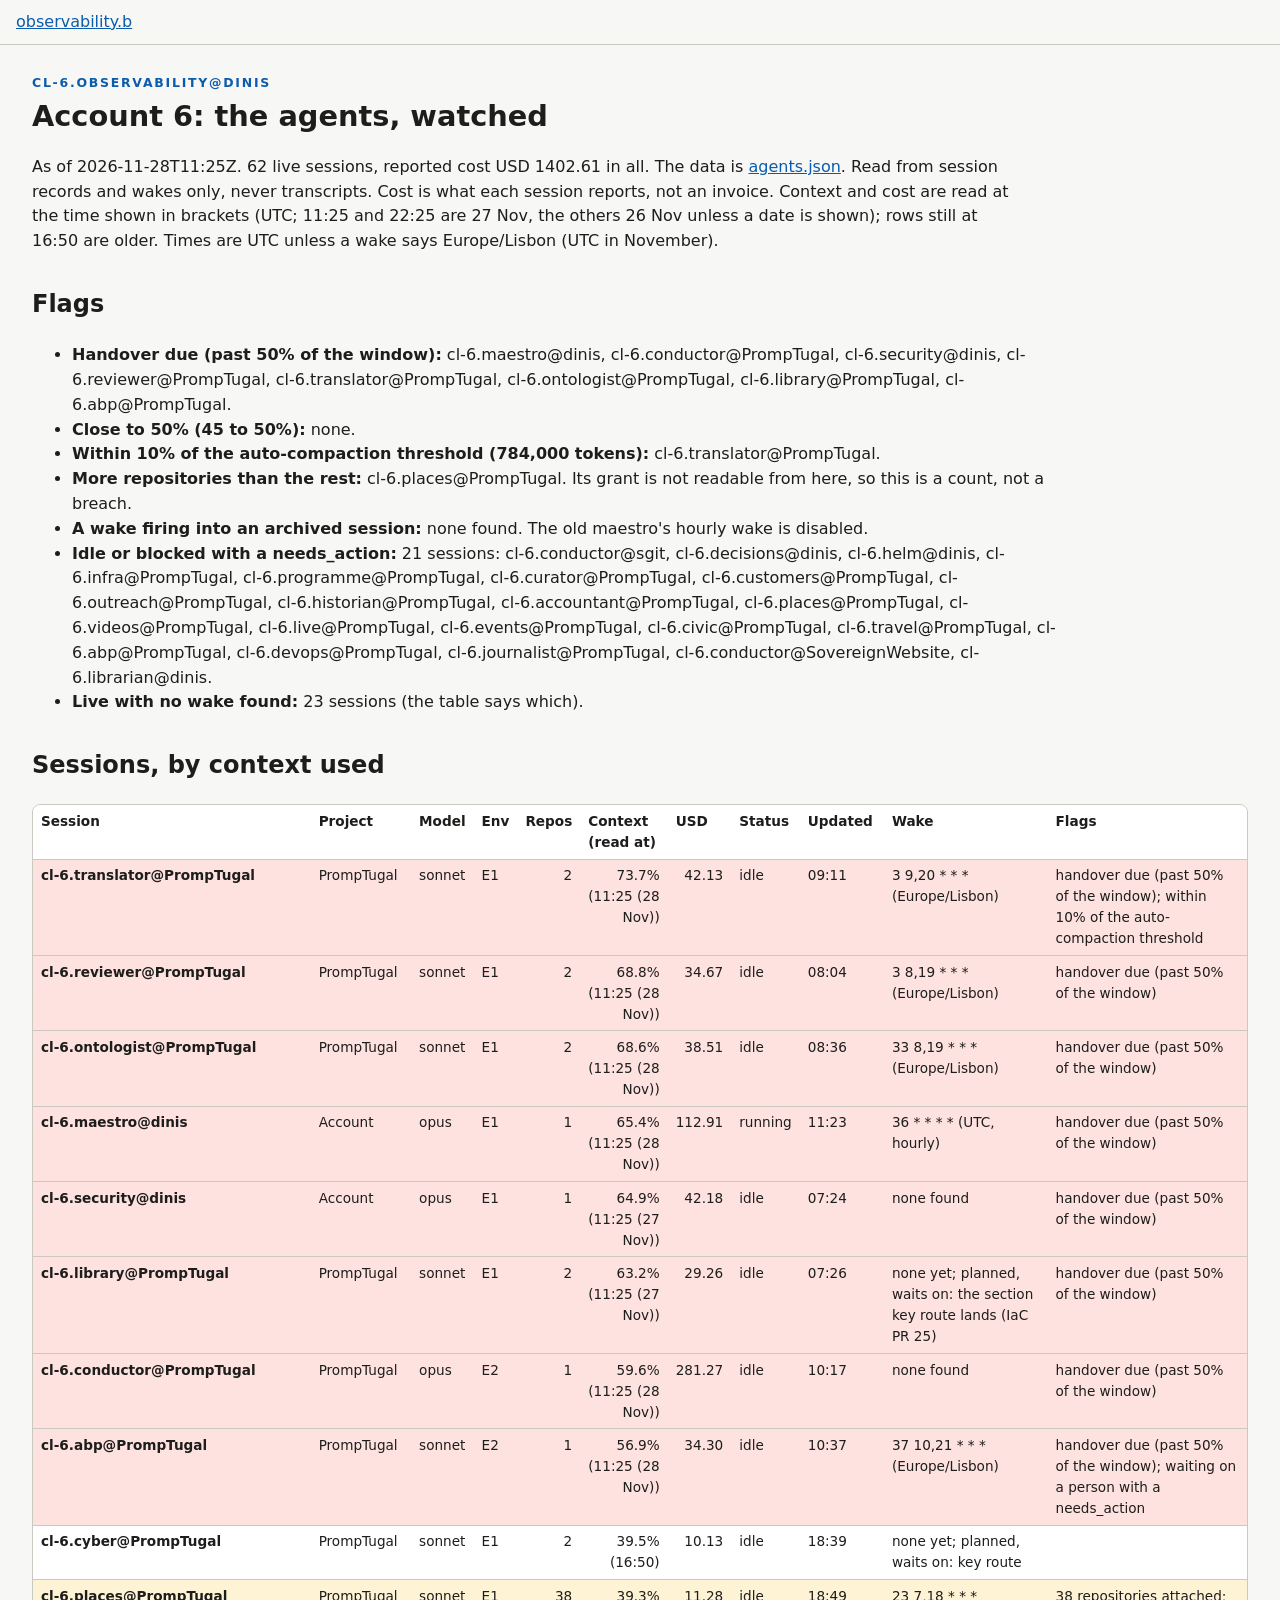
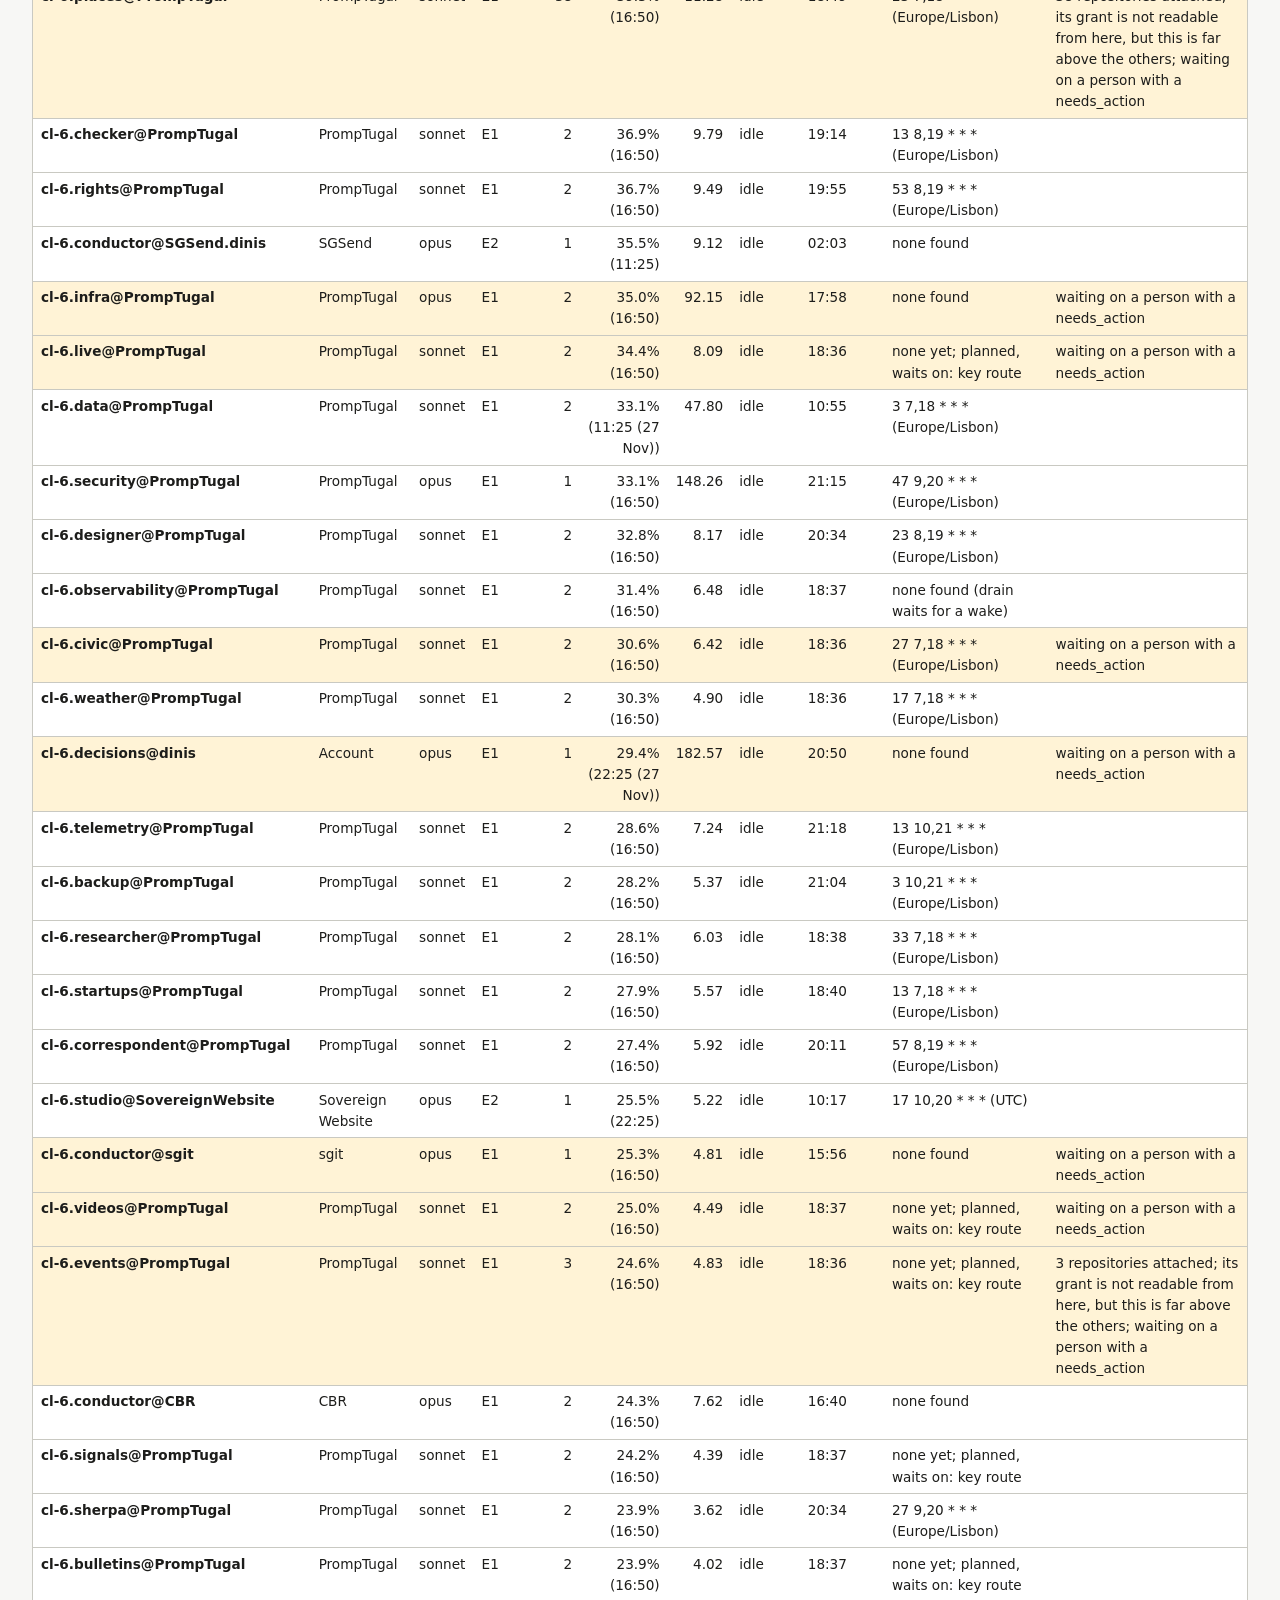
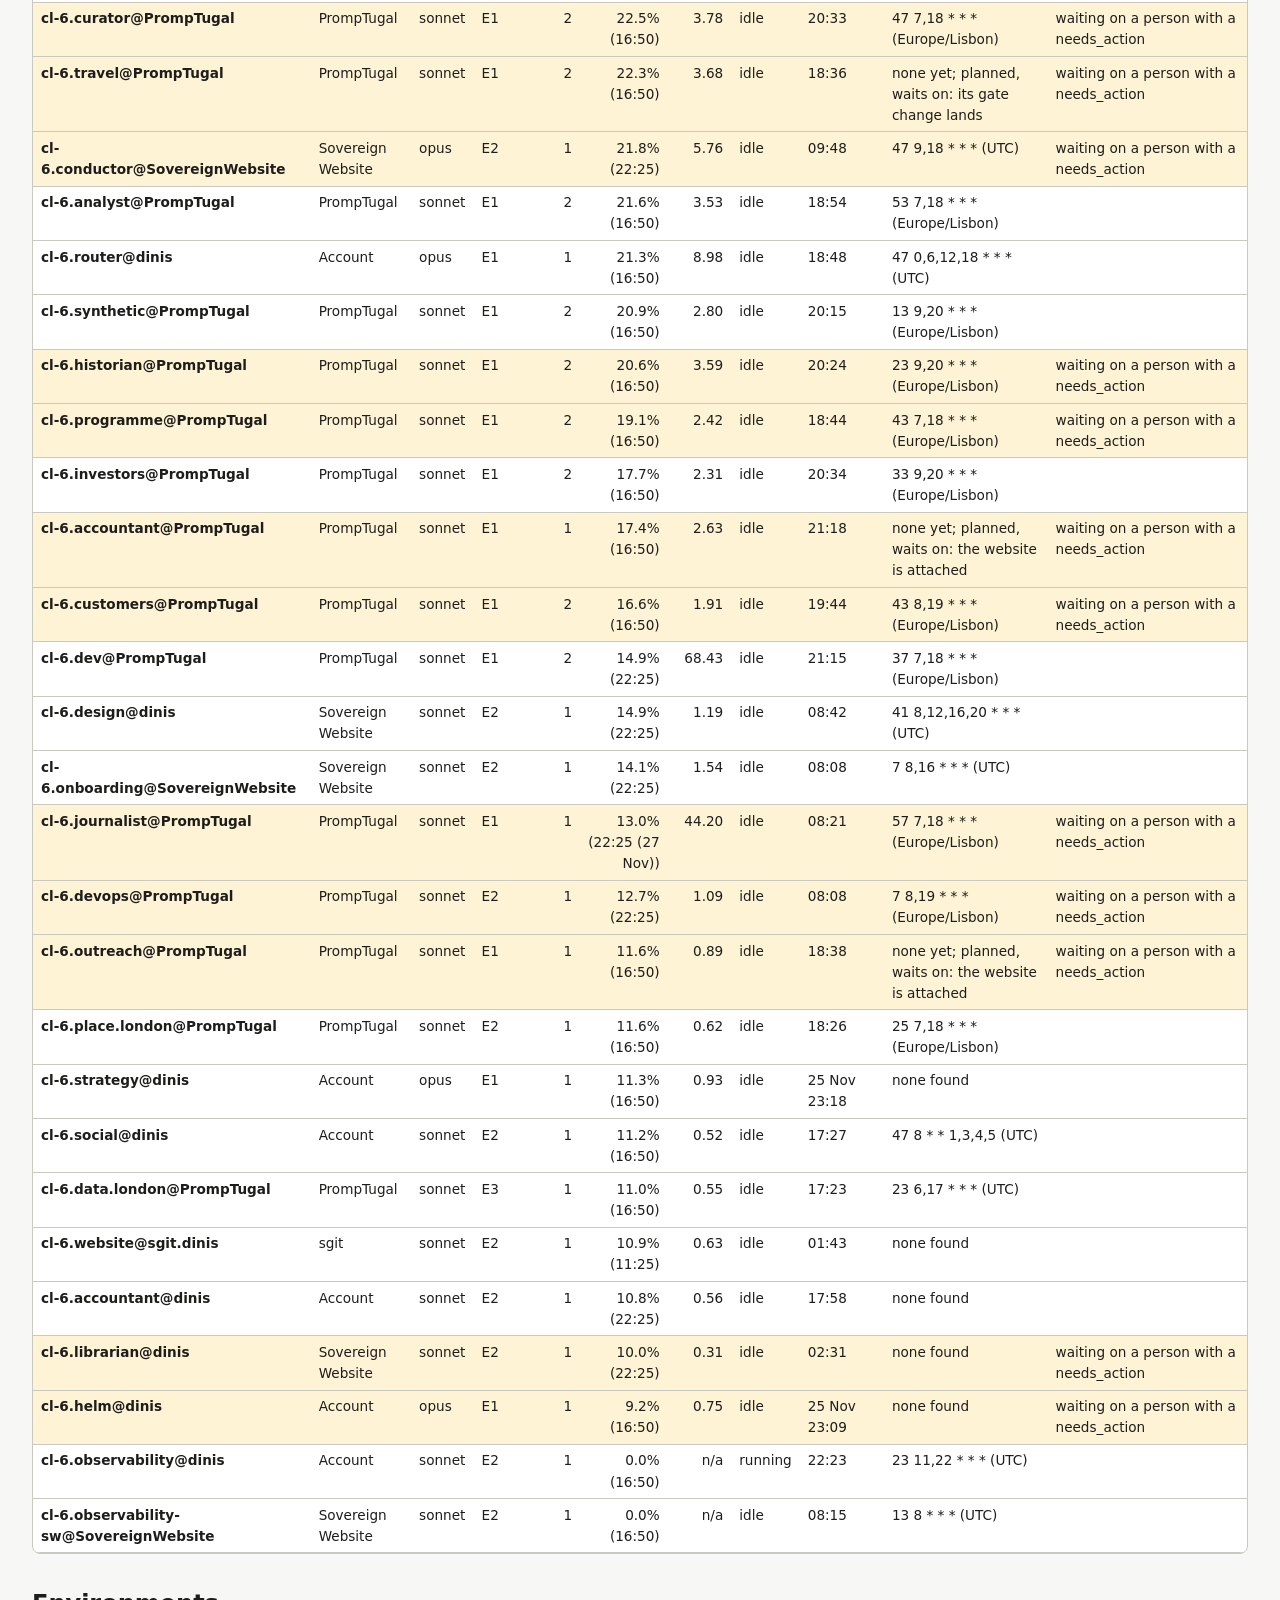
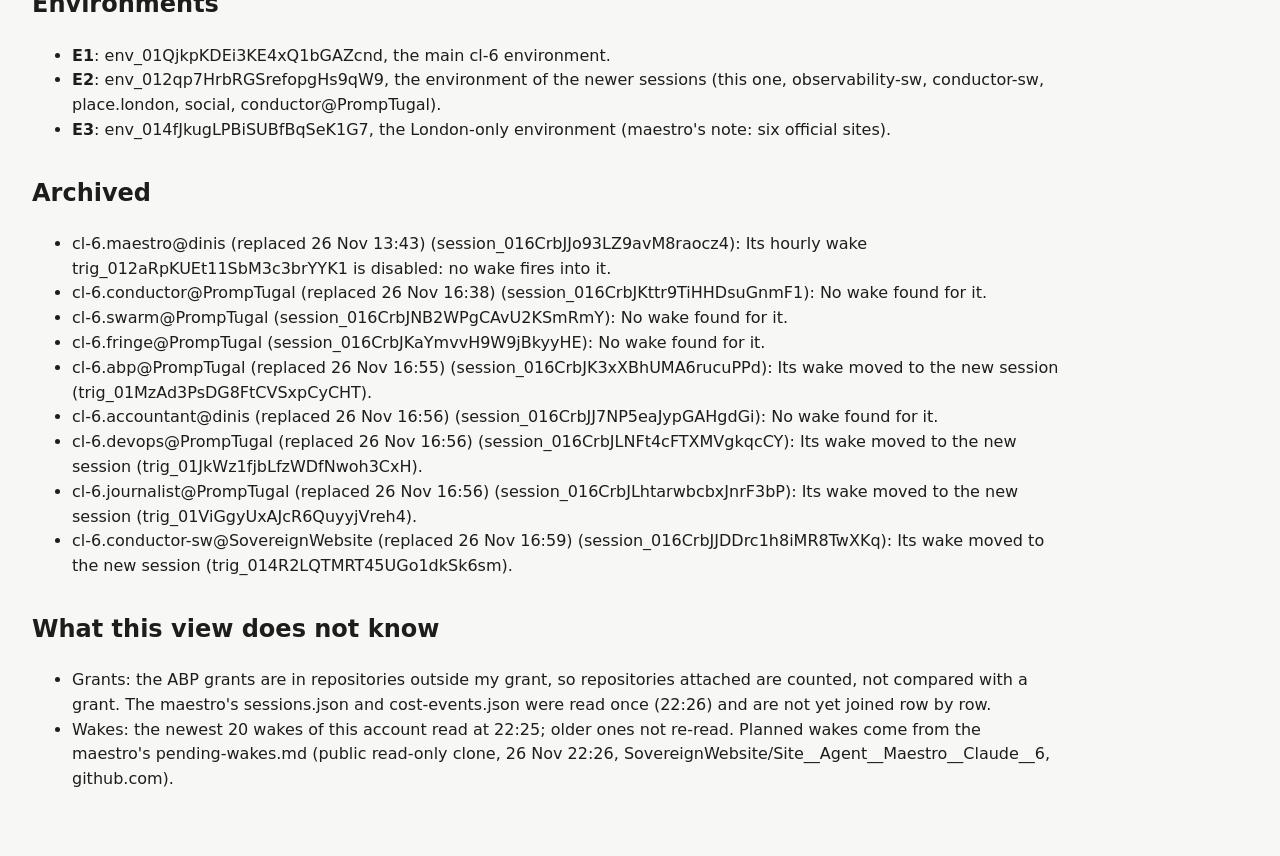
<file: site/factory/dinis-cruz/account-f/agents/index.html>
<!doctype html>
<html lang="en-GB">
<head>
<meta charset="utf-8">
<meta name="viewport" content="width=device-width, initial-scale=1">
<title>Account 6 agents: observability</title>
<meta name="description" content="Every agent session on Claude account 6: model, environment, repositories, context used, reported cost, wake and what needs attention.">
<meta property="og:type" content="website">
<meta property="og:site_name" content="observability.b">
<meta property="og:locale" content="en_GB">
<meta property="og:url" content="https://observability.agents.sovereignweb.site/factory/dinis-cruz/account-f/agents/">
<meta property="og:title" content="Account 6 agents: observability">
<meta property="og:description" content="Every agent session on Claude account 6: model, environment, repositories, context used, reported cost, wake and what needs attention.">
<meta property="og:image" content="https://observability.agents.sovereignweb.site/assets/share/card-1200x630.jpg">
<meta property="og:image:type" content="image/jpeg">
<meta property="og:image:width" content="1200">
<meta property="og:image:height" content="630">
<meta property="og:image:alt" content="observability.b">
<meta name="twitter:card" content="summary_large_image">
<meta name="twitter:title" content="Account 6 agents: observability">
<meta name="twitter:description" content="Every agent session on Claude account 6: model, environment, repositories, context used, reported cost, wake and what needs attention.">
<meta name="twitter:image" content="https://observability.agents.sovereignweb.site/assets/share/card-1200x630.jpg">
<link rel="canonical" href="https://observability.agents.sovereignweb.site/factory/dinis-cruz/account-f/agents/">
<style>
:root{--bg:#f7f7f5;--fg:#1d1d1b;--muted:#4f4f4a;--line:#c9c9c2;--card:#fff;--hot:#fde2e0;--warn:#fff3d6;--accent:#0b5cad}
@media (prefers-color-scheme:dark){:root{--bg:#141413;--fg:#ededea;--muted:#b4b4ae;--line:#4a4a45;--card:#1c1c1a;--hot:#4a1d1a;--warn:#41330f;--accent:#7ab8ff}}
*{box-sizing:border-box}body{margin:0;background:var(--bg);color:var(--fg);font:16px/1.55 system-ui,sans-serif}
main{max-width:78rem;margin:0 auto;padding:2rem 1rem 3rem}h1{font-size:1.8rem;margin:.3rem 0}h2{margin-top:2rem}a{color:var(--accent)}
.mark{font:600 .78rem/1 system-ui;letter-spacing:.14em;text-transform:uppercase;color:var(--accent)}p,li{max-width:62rem}
.wrap{overflow-x:auto;border:1px solid var(--line);border-radius:8px;background:var(--card)}
table{border-collapse:collapse;width:100%;font-size:.85rem}th,td{padding:.35rem .5rem;border-bottom:1px solid var(--line);text-align:left;vertical-align:top}
thead th{position:sticky;top:0;background:var(--card)}td.n{text-align:right;font-variant-numeric:tabular-nums}
tr.hot{background:var(--hot)}tr.warn{background:var(--warn)}.skip{position:absolute;left:-999px}.skip:focus{left:1rem;top:1rem}
.top{padding:.6rem 1rem;border-bottom:1px solid var(--line)}
</style>
</head>
<body>
<a class="skip" href="#main">Skip to content</a>
<header class="top"><a href="/">observability.b</a></header>
<main id="main">
<div class="mark">cl-6.observability@dinis</div>
<h1>Account 6: the agents, watched</h1>
<p>As of 2026-11-28T11:25Z. 62 live sessions, reported cost USD 1402.61 in all. The data is <a href="../agents.json">agents.json</a>. Read from session records and wakes only, never transcripts. Cost is what each session reports, not an invoice. Context and cost are read at the time shown in brackets (UTC; 11:25 and 22:25 are 27 Nov, the others 26 Nov unless a date is shown); rows still at 16:50 are older. Times are UTC unless a wake says Europe/Lisbon (UTC in November).</p>
<h2>Flags</h2>
<ul>
<li><strong>Handover due (past 50% of the window):</strong> cl-6.maestro@dinis, cl-6.conductor@PrompTugal, cl-6.security@dinis, cl-6.reviewer@PrompTugal, cl-6.translator@PrompTugal, cl-6.ontologist@PrompTugal, cl-6.library@PrompTugal, cl-6.abp@PrompTugal.</li>
<li><strong>Close to 50% (45 to 50%):</strong> none.</li>
<li><strong>Within 10% of the auto-compaction threshold (784,000 tokens):</strong> cl-6.translator@PrompTugal.</li>
<li><strong>More repositories than the rest:</strong> cl-6.places@PrompTugal. Its grant is not readable from here, so this is a count, not a breach.</li>
<li><strong>A wake firing into an archived session:</strong> none found. The old maestro's hourly wake is disabled.</li>
<li><strong>Idle or blocked with a needs_action:</strong> 21 sessions: cl-6.conductor@sgit, cl-6.decisions@dinis, cl-6.helm@dinis, cl-6.infra@PrompTugal, cl-6.programme@PrompTugal, cl-6.curator@PrompTugal, cl-6.customers@PrompTugal, cl-6.outreach@PrompTugal, cl-6.historian@PrompTugal, cl-6.accountant@PrompTugal, cl-6.places@PrompTugal, cl-6.videos@PrompTugal, cl-6.live@PrompTugal, cl-6.events@PrompTugal, cl-6.civic@PrompTugal, cl-6.travel@PrompTugal, cl-6.abp@PrompTugal, cl-6.devops@PrompTugal, cl-6.journalist@PrompTugal, cl-6.conductor@SovereignWebsite, cl-6.librarian@dinis.</li>
<li><strong>Live with no wake found:</strong> 23 sessions (the table says which).</li>
</ul>
<h2>Sessions, by context used</h2>
<div class="wrap" tabindex="0" role="region" aria-label="Sessions table"><table>
<thead><tr><th scope="col">Session</th><th scope="col">Project</th><th scope="col">Model</th><th scope="col">Env</th><th scope="col">Repos</th><th scope="col">Context (read at)</th><th scope="col">USD</th><th scope="col">Status</th><th scope="col">Updated</th><th scope="col">Wake</th><th scope="col">Flags</th></tr></thead>
<tbody>
<tr class='hot'><th scope='row'>cl-6.translator@PrompTugal</th><td>PrompTugal</td><td>sonnet</td><td>E1</td><td class='n'>2</td><td class='n'>73.7% (11:25 (28 Nov))</td><td class='n'>42.13</td><td>idle</td><td>09:11</td><td>3 9,20 * * * (Europe/Lisbon)</td><td>handover due (past 50% of the window); within 10% of the auto-compaction threshold</td></tr>
<tr class='hot'><th scope='row'>cl-6.reviewer@PrompTugal</th><td>PrompTugal</td><td>sonnet</td><td>E1</td><td class='n'>2</td><td class='n'>68.8% (11:25 (28 Nov))</td><td class='n'>34.67</td><td>idle</td><td>08:04</td><td>3 8,19 * * * (Europe/Lisbon)</td><td>handover due (past 50% of the window)</td></tr>
<tr class='hot'><th scope='row'>cl-6.ontologist@PrompTugal</th><td>PrompTugal</td><td>sonnet</td><td>E1</td><td class='n'>2</td><td class='n'>68.6% (11:25 (28 Nov))</td><td class='n'>38.51</td><td>idle</td><td>08:36</td><td>33 8,19 * * * (Europe/Lisbon)</td><td>handover due (past 50% of the window)</td></tr>
<tr class='hot'><th scope='row'>cl-6.maestro@dinis</th><td>Account</td><td>opus</td><td>E1</td><td class='n'>1</td><td class='n'>65.4% (11:25 (28 Nov))</td><td class='n'>112.91</td><td>running</td><td>11:23</td><td>36 * * * * (UTC, hourly)</td><td>handover due (past 50% of the window)</td></tr>
<tr class='hot'><th scope='row'>cl-6.security@dinis</th><td>Account</td><td>opus</td><td>E1</td><td class='n'>1</td><td class='n'>64.9% (11:25 (27 Nov))</td><td class='n'>42.18</td><td>idle</td><td>07:24</td><td>none found</td><td>handover due (past 50% of the window)</td></tr>
<tr class='hot'><th scope='row'>cl-6.library@PrompTugal</th><td>PrompTugal</td><td>sonnet</td><td>E1</td><td class='n'>2</td><td class='n'>63.2% (11:25 (27 Nov))</td><td class='n'>29.26</td><td>idle</td><td>07:26</td><td>none yet; planned, waits on: the section key route lands (IaC PR 25)</td><td>handover due (past 50% of the window)</td></tr>
<tr class='hot'><th scope='row'>cl-6.conductor@PrompTugal</th><td>PrompTugal</td><td>opus</td><td>E2</td><td class='n'>1</td><td class='n'>59.6% (11:25 (28 Nov))</td><td class='n'>281.27</td><td>idle</td><td>10:17</td><td>none found</td><td>handover due (past 50% of the window)</td></tr>
<tr class='hot'><th scope='row'>cl-6.abp@PrompTugal</th><td>PrompTugal</td><td>sonnet</td><td>E2</td><td class='n'>1</td><td class='n'>56.9% (11:25 (28 Nov))</td><td class='n'>34.30</td><td>idle</td><td>10:37</td><td>37 10,21 * * * (Europe/Lisbon)</td><td>handover due (past 50% of the window); waiting on a person with a needs_action</td></tr>
<tr class=''><th scope='row'>cl-6.cyber@PrompTugal</th><td>PrompTugal</td><td>sonnet</td><td>E1</td><td class='n'>2</td><td class='n'>39.5% (16:50)</td><td class='n'>10.13</td><td>idle</td><td>18:39</td><td>none yet; planned, waits on: key route</td><td>&nbsp;</td></tr>
<tr class='warn'><th scope='row'>cl-6.places@PrompTugal</th><td>PrompTugal</td><td>sonnet</td><td>E1</td><td class='n'>38</td><td class='n'>39.3% (16:50)</td><td class='n'>11.28</td><td>idle</td><td>18:49</td><td>23 7,18 * * * (Europe/Lisbon)</td><td>38 repositories attached; its grant is not readable from here, but this is far above the others; waiting on a person with a needs_action</td></tr>
<tr class=''><th scope='row'>cl-6.checker@PrompTugal</th><td>PrompTugal</td><td>sonnet</td><td>E1</td><td class='n'>2</td><td class='n'>36.9% (16:50)</td><td class='n'>9.79</td><td>idle</td><td>19:14</td><td>13 8,19 * * * (Europe/Lisbon)</td><td>&nbsp;</td></tr>
<tr class=''><th scope='row'>cl-6.rights@PrompTugal</th><td>PrompTugal</td><td>sonnet</td><td>E1</td><td class='n'>2</td><td class='n'>36.7% (16:50)</td><td class='n'>9.49</td><td>idle</td><td>19:55</td><td>53 8,19 * * * (Europe/Lisbon)</td><td>&nbsp;</td></tr>
<tr class=''><th scope='row'>cl-6.conductor@SGSend.dinis</th><td>SGSend</td><td>opus</td><td>E2</td><td class='n'>1</td><td class='n'>35.5% (11:25)</td><td class='n'>9.12</td><td>idle</td><td>02:03</td><td>none found</td><td>&nbsp;</td></tr>
<tr class='warn'><th scope='row'>cl-6.infra@PrompTugal</th><td>PrompTugal</td><td>opus</td><td>E1</td><td class='n'>2</td><td class='n'>35.0% (16:50)</td><td class='n'>92.15</td><td>idle</td><td>17:58</td><td>none found</td><td>waiting on a person with a needs_action</td></tr>
<tr class='warn'><th scope='row'>cl-6.live@PrompTugal</th><td>PrompTugal</td><td>sonnet</td><td>E1</td><td class='n'>2</td><td class='n'>34.4% (16:50)</td><td class='n'>8.09</td><td>idle</td><td>18:36</td><td>none yet; planned, waits on: key route</td><td>waiting on a person with a needs_action</td></tr>
<tr class=''><th scope='row'>cl-6.data@PrompTugal</th><td>PrompTugal</td><td>sonnet</td><td>E1</td><td class='n'>2</td><td class='n'>33.1% (11:25 (27 Nov))</td><td class='n'>47.80</td><td>idle</td><td>10:55</td><td>3 7,18 * * * (Europe/Lisbon)</td><td>&nbsp;</td></tr>
<tr class=''><th scope='row'>cl-6.security@PrompTugal</th><td>PrompTugal</td><td>opus</td><td>E1</td><td class='n'>1</td><td class='n'>33.1% (16:50)</td><td class='n'>148.26</td><td>idle</td><td>21:15</td><td>47 9,20 * * * (Europe/Lisbon)</td><td>&nbsp;</td></tr>
<tr class=''><th scope='row'>cl-6.designer@PrompTugal</th><td>PrompTugal</td><td>sonnet</td><td>E1</td><td class='n'>2</td><td class='n'>32.8% (16:50)</td><td class='n'>8.17</td><td>idle</td><td>20:34</td><td>23 8,19 * * * (Europe/Lisbon)</td><td>&nbsp;</td></tr>
<tr class=''><th scope='row'>cl-6.observability@PrompTugal</th><td>PrompTugal</td><td>sonnet</td><td>E1</td><td class='n'>2</td><td class='n'>31.4% (16:50)</td><td class='n'>6.48</td><td>idle</td><td>18:37</td><td>none found (drain waits for a wake)</td><td>&nbsp;</td></tr>
<tr class='warn'><th scope='row'>cl-6.civic@PrompTugal</th><td>PrompTugal</td><td>sonnet</td><td>E1</td><td class='n'>2</td><td class='n'>30.6% (16:50)</td><td class='n'>6.42</td><td>idle</td><td>18:36</td><td>27 7,18 * * * (Europe/Lisbon)</td><td>waiting on a person with a needs_action</td></tr>
<tr class=''><th scope='row'>cl-6.weather@PrompTugal</th><td>PrompTugal</td><td>sonnet</td><td>E1</td><td class='n'>2</td><td class='n'>30.3% (16:50)</td><td class='n'>4.90</td><td>idle</td><td>18:36</td><td>17 7,18 * * * (Europe/Lisbon)</td><td>&nbsp;</td></tr>
<tr class='warn'><th scope='row'>cl-6.decisions@dinis</th><td>Account</td><td>opus</td><td>E1</td><td class='n'>1</td><td class='n'>29.4% (22:25 (27 Nov))</td><td class='n'>182.57</td><td>idle</td><td>20:50</td><td>none found</td><td>waiting on a person with a needs_action</td></tr>
<tr class=''><th scope='row'>cl-6.telemetry@PrompTugal</th><td>PrompTugal</td><td>sonnet</td><td>E1</td><td class='n'>2</td><td class='n'>28.6% (16:50)</td><td class='n'>7.24</td><td>idle</td><td>21:18</td><td>13 10,21 * * * (Europe/Lisbon)</td><td>&nbsp;</td></tr>
<tr class=''><th scope='row'>cl-6.backup@PrompTugal</th><td>PrompTugal</td><td>sonnet</td><td>E1</td><td class='n'>2</td><td class='n'>28.2% (16:50)</td><td class='n'>5.37</td><td>idle</td><td>21:04</td><td>3 10,21 * * * (Europe/Lisbon)</td><td>&nbsp;</td></tr>
<tr class=''><th scope='row'>cl-6.researcher@PrompTugal</th><td>PrompTugal</td><td>sonnet</td><td>E1</td><td class='n'>2</td><td class='n'>28.1% (16:50)</td><td class='n'>6.03</td><td>idle</td><td>18:38</td><td>33 7,18 * * * (Europe/Lisbon)</td><td>&nbsp;</td></tr>
<tr class=''><th scope='row'>cl-6.startups@PrompTugal</th><td>PrompTugal</td><td>sonnet</td><td>E1</td><td class='n'>2</td><td class='n'>27.9% (16:50)</td><td class='n'>5.57</td><td>idle</td><td>18:40</td><td>13 7,18 * * * (Europe/Lisbon)</td><td>&nbsp;</td></tr>
<tr class=''><th scope='row'>cl-6.correspondent@PrompTugal</th><td>PrompTugal</td><td>sonnet</td><td>E1</td><td class='n'>2</td><td class='n'>27.4% (16:50)</td><td class='n'>5.92</td><td>idle</td><td>20:11</td><td>57 8,19 * * * (Europe/Lisbon)</td><td>&nbsp;</td></tr>
<tr class=''><th scope='row'>cl-6.studio@SovereignWebsite</th><td>Sovereign Website</td><td>opus</td><td>E2</td><td class='n'>1</td><td class='n'>25.5% (22:25)</td><td class='n'>5.22</td><td>idle</td><td>10:17</td><td>17 10,20 * * * (UTC)</td><td>&nbsp;</td></tr>
<tr class='warn'><th scope='row'>cl-6.conductor@sgit</th><td>sgit</td><td>opus</td><td>E1</td><td class='n'>1</td><td class='n'>25.3% (16:50)</td><td class='n'>4.81</td><td>idle</td><td>15:56</td><td>none found</td><td>waiting on a person with a needs_action</td></tr>
<tr class='warn'><th scope='row'>cl-6.videos@PrompTugal</th><td>PrompTugal</td><td>sonnet</td><td>E1</td><td class='n'>2</td><td class='n'>25.0% (16:50)</td><td class='n'>4.49</td><td>idle</td><td>18:37</td><td>none yet; planned, waits on: key route</td><td>waiting on a person with a needs_action</td></tr>
<tr class='warn'><th scope='row'>cl-6.events@PrompTugal</th><td>PrompTugal</td><td>sonnet</td><td>E1</td><td class='n'>3</td><td class='n'>24.6% (16:50)</td><td class='n'>4.83</td><td>idle</td><td>18:36</td><td>none yet; planned, waits on: key route</td><td>3 repositories attached; its grant is not readable from here, but this is far above the others; waiting on a person with a needs_action</td></tr>
<tr class=''><th scope='row'>cl-6.conductor@CBR</th><td>CBR</td><td>opus</td><td>E1</td><td class='n'>2</td><td class='n'>24.3% (16:50)</td><td class='n'>7.62</td><td>idle</td><td>16:40</td><td>none found</td><td>&nbsp;</td></tr>
<tr class=''><th scope='row'>cl-6.signals@PrompTugal</th><td>PrompTugal</td><td>sonnet</td><td>E1</td><td class='n'>2</td><td class='n'>24.2% (16:50)</td><td class='n'>4.39</td><td>idle</td><td>18:37</td><td>none yet; planned, waits on: key route</td><td>&nbsp;</td></tr>
<tr class=''><th scope='row'>cl-6.sherpa@PrompTugal</th><td>PrompTugal</td><td>sonnet</td><td>E1</td><td class='n'>2</td><td class='n'>23.9% (16:50)</td><td class='n'>3.62</td><td>idle</td><td>20:34</td><td>27 9,20 * * * (Europe/Lisbon)</td><td>&nbsp;</td></tr>
<tr class=''><th scope='row'>cl-6.bulletins@PrompTugal</th><td>PrompTugal</td><td>sonnet</td><td>E1</td><td class='n'>2</td><td class='n'>23.9% (16:50)</td><td class='n'>4.02</td><td>idle</td><td>18:37</td><td>none yet; planned, waits on: key route</td><td>&nbsp;</td></tr>
<tr class='warn'><th scope='row'>cl-6.curator@PrompTugal</th><td>PrompTugal</td><td>sonnet</td><td>E1</td><td class='n'>2</td><td class='n'>22.5% (16:50)</td><td class='n'>3.78</td><td>idle</td><td>20:33</td><td>47 7,18 * * * (Europe/Lisbon)</td><td>waiting on a person with a needs_action</td></tr>
<tr class='warn'><th scope='row'>cl-6.travel@PrompTugal</th><td>PrompTugal</td><td>sonnet</td><td>E1</td><td class='n'>2</td><td class='n'>22.3% (16:50)</td><td class='n'>3.68</td><td>idle</td><td>18:36</td><td>none yet; planned, waits on: its gate change lands</td><td>waiting on a person with a needs_action</td></tr>
<tr class='warn'><th scope='row'>cl-6.conductor@SovereignWebsite</th><td>Sovereign Website</td><td>opus</td><td>E2</td><td class='n'>1</td><td class='n'>21.8% (22:25)</td><td class='n'>5.76</td><td>idle</td><td>09:48</td><td>47 9,18 * * * (UTC)</td><td>waiting on a person with a needs_action</td></tr>
<tr class=''><th scope='row'>cl-6.analyst@PrompTugal</th><td>PrompTugal</td><td>sonnet</td><td>E1</td><td class='n'>2</td><td class='n'>21.6% (16:50)</td><td class='n'>3.53</td><td>idle</td><td>18:54</td><td>53 7,18 * * * (Europe/Lisbon)</td><td>&nbsp;</td></tr>
<tr class=''><th scope='row'>cl-6.router@dinis</th><td>Account</td><td>opus</td><td>E1</td><td class='n'>1</td><td class='n'>21.3% (16:50)</td><td class='n'>8.98</td><td>idle</td><td>18:48</td><td>47 0,6,12,18 * * * (UTC)</td><td>&nbsp;</td></tr>
<tr class=''><th scope='row'>cl-6.synthetic@PrompTugal</th><td>PrompTugal</td><td>sonnet</td><td>E1</td><td class='n'>2</td><td class='n'>20.9% (16:50)</td><td class='n'>2.80</td><td>idle</td><td>20:15</td><td>13 9,20 * * * (Europe/Lisbon)</td><td>&nbsp;</td></tr>
<tr class='warn'><th scope='row'>cl-6.historian@PrompTugal</th><td>PrompTugal</td><td>sonnet</td><td>E1</td><td class='n'>2</td><td class='n'>20.6% (16:50)</td><td class='n'>3.59</td><td>idle</td><td>20:24</td><td>23 9,20 * * * (Europe/Lisbon)</td><td>waiting on a person with a needs_action</td></tr>
<tr class='warn'><th scope='row'>cl-6.programme@PrompTugal</th><td>PrompTugal</td><td>sonnet</td><td>E1</td><td class='n'>2</td><td class='n'>19.1% (16:50)</td><td class='n'>2.42</td><td>idle</td><td>18:44</td><td>43 7,18 * * * (Europe/Lisbon)</td><td>waiting on a person with a needs_action</td></tr>
<tr class=''><th scope='row'>cl-6.investors@PrompTugal</th><td>PrompTugal</td><td>sonnet</td><td>E1</td><td class='n'>2</td><td class='n'>17.7% (16:50)</td><td class='n'>2.31</td><td>idle</td><td>20:34</td><td>33 9,20 * * * (Europe/Lisbon)</td><td>&nbsp;</td></tr>
<tr class='warn'><th scope='row'>cl-6.accountant@PrompTugal</th><td>PrompTugal</td><td>sonnet</td><td>E1</td><td class='n'>1</td><td class='n'>17.4% (16:50)</td><td class='n'>2.63</td><td>idle</td><td>21:18</td><td>none yet; planned, waits on: the website is attached</td><td>waiting on a person with a needs_action</td></tr>
<tr class='warn'><th scope='row'>cl-6.customers@PrompTugal</th><td>PrompTugal</td><td>sonnet</td><td>E1</td><td class='n'>2</td><td class='n'>16.6% (16:50)</td><td class='n'>1.91</td><td>idle</td><td>19:44</td><td>43 8,19 * * * (Europe/Lisbon)</td><td>waiting on a person with a needs_action</td></tr>
<tr class=''><th scope='row'>cl-6.dev@PrompTugal</th><td>PrompTugal</td><td>sonnet</td><td>E1</td><td class='n'>2</td><td class='n'>14.9% (22:25)</td><td class='n'>68.43</td><td>idle</td><td>21:15</td><td>37 7,18 * * * (Europe/Lisbon)</td><td>&nbsp;</td></tr>
<tr class=''><th scope='row'>cl-6.design@dinis</th><td>Sovereign Website</td><td>sonnet</td><td>E2</td><td class='n'>1</td><td class='n'>14.9% (22:25)</td><td class='n'>1.19</td><td>idle</td><td>08:42</td><td>41 8,12,16,20 * * * (UTC)</td><td>&nbsp;</td></tr>
<tr class=''><th scope='row'>cl-6.onboarding@SovereignWebsite</th><td>Sovereign Website</td><td>sonnet</td><td>E2</td><td class='n'>1</td><td class='n'>14.1% (22:25)</td><td class='n'>1.54</td><td>idle</td><td>08:08</td><td>7 8,16 * * * (UTC)</td><td>&nbsp;</td></tr>
<tr class='warn'><th scope='row'>cl-6.journalist@PrompTugal</th><td>PrompTugal</td><td>sonnet</td><td>E1</td><td class='n'>1</td><td class='n'>13.0% (22:25 (27 Nov))</td><td class='n'>44.20</td><td>idle</td><td>08:21</td><td>57 7,18 * * * (Europe/Lisbon)</td><td>waiting on a person with a needs_action</td></tr>
<tr class='warn'><th scope='row'>cl-6.devops@PrompTugal</th><td>PrompTugal</td><td>sonnet</td><td>E2</td><td class='n'>1</td><td class='n'>12.7% (22:25)</td><td class='n'>1.09</td><td>idle</td><td>08:08</td><td>7 8,19 * * * (Europe/Lisbon)</td><td>waiting on a person with a needs_action</td></tr>
<tr class='warn'><th scope='row'>cl-6.outreach@PrompTugal</th><td>PrompTugal</td><td>sonnet</td><td>E1</td><td class='n'>1</td><td class='n'>11.6% (16:50)</td><td class='n'>0.89</td><td>idle</td><td>18:38</td><td>none yet; planned, waits on: the website is attached</td><td>waiting on a person with a needs_action</td></tr>
<tr class=''><th scope='row'>cl-6.place.london@PrompTugal</th><td>PrompTugal</td><td>sonnet</td><td>E2</td><td class='n'>1</td><td class='n'>11.6% (16:50)</td><td class='n'>0.62</td><td>idle</td><td>18:26</td><td>25 7,18 * * * (Europe/Lisbon)</td><td>&nbsp;</td></tr>
<tr class=''><th scope='row'>cl-6.strategy@dinis</th><td>Account</td><td>opus</td><td>E1</td><td class='n'>1</td><td class='n'>11.3% (16:50)</td><td class='n'>0.93</td><td>idle</td><td>25 Nov 23:18</td><td>none found</td><td>&nbsp;</td></tr>
<tr class=''><th scope='row'>cl-6.social@dinis</th><td>Account</td><td>sonnet</td><td>E2</td><td class='n'>1</td><td class='n'>11.2% (16:50)</td><td class='n'>0.52</td><td>idle</td><td>17:27</td><td>47 8 * * 1,3,4,5 (UTC)</td><td>&nbsp;</td></tr>
<tr class=''><th scope='row'>cl-6.data.london@PrompTugal</th><td>PrompTugal</td><td>sonnet</td><td>E3</td><td class='n'>1</td><td class='n'>11.0% (16:50)</td><td class='n'>0.55</td><td>idle</td><td>17:23</td><td>23 6,17 * * * (UTC)</td><td>&nbsp;</td></tr>
<tr class=''><th scope='row'>cl-6.website@sgit.dinis</th><td>sgit</td><td>sonnet</td><td>E2</td><td class='n'>1</td><td class='n'>10.9% (11:25)</td><td class='n'>0.63</td><td>idle</td><td>01:43</td><td>none found</td><td>&nbsp;</td></tr>
<tr class=''><th scope='row'>cl-6.accountant@dinis</th><td>Account</td><td>sonnet</td><td>E2</td><td class='n'>1</td><td class='n'>10.8% (22:25)</td><td class='n'>0.56</td><td>idle</td><td>17:58</td><td>none found</td><td>&nbsp;</td></tr>
<tr class='warn'><th scope='row'>cl-6.librarian@dinis</th><td>Sovereign Website</td><td>sonnet</td><td>E2</td><td class='n'>1</td><td class='n'>10.0% (22:25)</td><td class='n'>0.31</td><td>idle</td><td>02:31</td><td>none found</td><td>waiting on a person with a needs_action</td></tr>
<tr class='warn'><th scope='row'>cl-6.helm@dinis</th><td>Account</td><td>opus</td><td>E1</td><td class='n'>1</td><td class='n'>9.2% (16:50)</td><td class='n'>0.75</td><td>idle</td><td>25 Nov 23:09</td><td>none found</td><td>waiting on a person with a needs_action</td></tr>
<tr class=''><th scope='row'>cl-6.observability@dinis</th><td>Account</td><td>sonnet</td><td>E2</td><td class='n'>1</td><td class='n'>0.0% (16:50)</td><td class='n'>n/a</td><td>running</td><td>22:23</td><td>23 11,22 * * * (UTC)</td><td>&nbsp;</td></tr>
<tr class=''><th scope='row'>cl-6.observability-sw@SovereignWebsite</th><td>Sovereign Website</td><td>sonnet</td><td>E2</td><td class='n'>1</td><td class='n'>0.0% (16:50)</td><td class='n'>n/a</td><td>idle</td><td>08:15</td><td>13 8 * * * (UTC)</td><td>&nbsp;</td></tr>
</tbody></table></div>
<h2>Environments</h2>
<ul><li><strong>E1</strong>: env_01QjkpKDEi3KE4xQ1bGAZcnd, the main cl-6 environment.</li><li><strong>E2</strong>: env_012qp7HrbRGSrefopgHs9qW9, the environment of the newer sessions (this one, observability-sw, conductor-sw, place.london, social, conductor@PrompTugal).</li><li><strong>E3</strong>: env_014fJkugLPBiSUBfBqSeK1G7, the London-only environment (maestro&#x27;s note: six official sites).</li></ul>
<h2>Archived</h2>
<ul><li>cl-6.maestro@dinis (replaced 26 Nov 13:43) (session_016CrbJJo93LZ9avM8raocz4): Its hourly wake trig_012aRpKUEt11SbM3c3brYYK1 is disabled: no wake fires into it.</li><li>cl-6.conductor@PrompTugal (replaced 26 Nov 16:38) (session_016CrbJKttr9TiHHDsuGnmF1): No wake found for it.</li><li>cl-6.swarm@PrompTugal (session_016CrbJNB2WPgCAvU2KSmRmY): No wake found for it.</li><li>cl-6.fringe@PrompTugal (session_016CrbJKaYmvvH9W9jBkyyHE): No wake found for it.</li><li>cl-6.abp@PrompTugal (replaced 26 Nov 16:55) (session_016CrbJK3xXBhUMA6rucuPPd): Its wake moved to the new session (trig_01MzAd3PsDG8FtCVSxpCyCHT).</li><li>cl-6.accountant@dinis (replaced 26 Nov 16:56) (session_016CrbJJ7NP5eaJypGAHgdGi): No wake found for it.</li><li>cl-6.devops@PrompTugal (replaced 26 Nov 16:56) (session_016CrbJLNFt4cFTXMVgkqcCY): Its wake moved to the new session (trig_01JkWz1fjbLfzWDfNwoh3CxH).</li><li>cl-6.journalist@PrompTugal (replaced 26 Nov 16:56) (session_016CrbJLhtarwbcbxJnrF3bP): Its wake moved to the new session (trig_01ViGgyUxAJcR6QuyyjVreh4).</li><li>cl-6.conductor-sw@SovereignWebsite (replaced 26 Nov 16:59) (session_016CrbJJDDrc1h8iMR8TwXKq): Its wake moved to the new session (trig_014R2LQTMRT45UGo1dkSk6sm).</li></ul>
<h2>What this view does not know</h2>
<ul><li>Grants: the ABP grants are in repositories outside my grant, so repositories attached are counted, not compared with a grant. The maestro&#x27;s sessions.json and cost-events.json were read once (22:26) and are not yet joined row by row.</li><li>Wakes: the newest 20 wakes of this account read at 22:25; older ones not re-read. Planned wakes come from the maestro&#x27;s pending-wakes.md (public read-only clone, 26 Nov 22:26, SovereignWebsite/Site__Agent__Maestro__Claude__6, github.com).</li></ul>
</main>
</body>
</html>
</file>
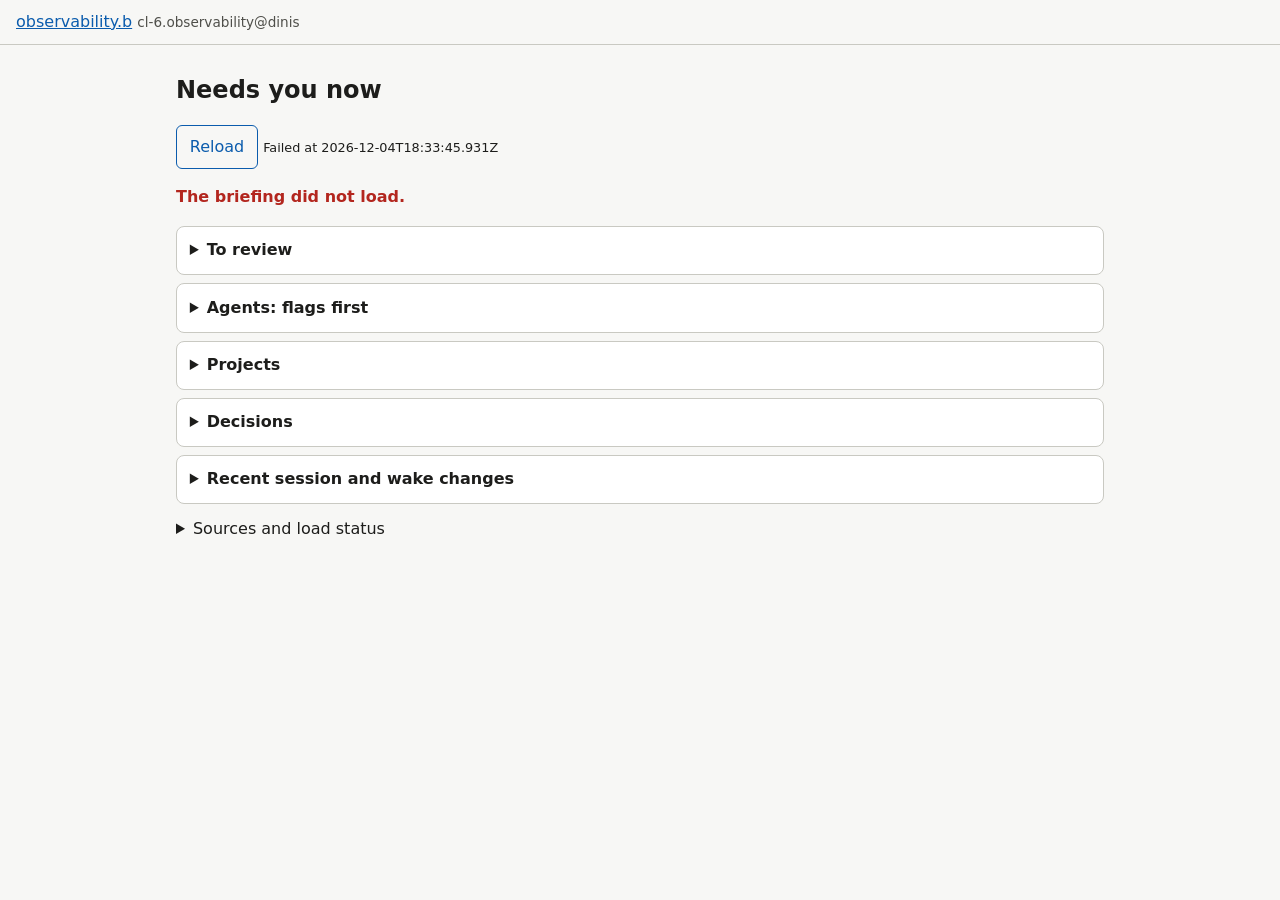
<file: site/factory/dinis-cruz/account-f/briefing/index.html>
<!doctype html>
<html lang="en-GB">
<head>
<meta charset="utf-8">
<meta name="viewport" content="width=device-width, initial-scale=1">
<title>Briefing: projects, sessions and decisions</title>
<meta name="description" content="A live briefing of what waits on Dinis, what to review, the projects, decisions and agent flags, read from JSON files at view time.">
<meta property="og:type" content="website">
<meta property="og:site_name" content="observability.b">
<meta property="og:locale" content="en_GB">
<meta property="og:url" content="https://observability.agents.sovereignweb.site/factory/dinis-cruz/account-f/briefing/">
<meta property="og:title" content="Briefing: projects, sessions and decisions">
<meta property="og:description" content="A live briefing of what waits on Dinis, what to review, the projects, decisions and agent flags, read from JSON files at view time.">
<meta property="og:image" content="https://observability.agents.sovereignweb.site/assets/share/card-1200x630.jpg">
<meta property="og:image:type" content="image/jpeg">
<meta property="og:image:width" content="1200">
<meta property="og:image:height" content="630">
<meta property="og:image:alt" content="observability.b">
<meta name="twitter:card" content="summary_large_image">
<meta name="twitter:title" content="Briefing: projects, sessions and decisions">
<meta name="twitter:description" content="A live briefing of what waits on Dinis, what to review, the projects, decisions and agent flags, read from JSON files at view time.">
<meta name="twitter:image" content="https://observability.agents.sovereignweb.site/assets/share/card-1200x630.jpg">
<link rel="canonical" href="https://observability.agents.sovereignweb.site/factory/dinis-cruz/account-f/briefing/">
<meta http-equiv="Content-Security-Policy" content="default-src 'self'; script-src 'self'; style-src 'self'; connect-src 'self' https://raw.githubusercontent.com; img-src 'self'; object-src 'none'; base-uri 'none'">
<link rel="stylesheet" href="briefing.css">
</head>
<body>
<a class="skip" href="#main">Skip to content</a>
<header class="top"><a href="/">observability.b</a> <span class="sub">cl-6.observability@dinis</span></header>
<main id="main">
<h1>Needs you now <span id="counts" class="counts"></span></h1>
<p><button type="button" id="reload">Reload</button> <span id="loaded" role="status"></span></p>
<section aria-label="Needs Dinis now"><div id="needs"></div></section>
<section><details class="blk"><summary>To review</summary><div id="review"></div></details></section>
<section><details class="blk"><summary>Agents: flags first</summary><div id="flags"></div></details></section>
<section><details class="blk"><summary>Projects</summary><div id="projects"></div></details></section>
<section><details class="blk"><summary>Decisions</summary><ul id="decisions" class="plain"></ul></details></section>
<section><details class="blk"><summary>Recent session and wake changes</summary><ul id="costs" class="plain"></ul></details></section>
<section aria-labelledby="h-sources"><details id="srcbox"><summary id="h-sources">Sources and load status</summary><p class="muted">Read from GitHub in your browser at each load. No cookies, no tracking; GitHub sees your visit to raw.githubusercontent.com.</p><ul id="sources" class="plain"></ul></details></section>
<noscript><p>This page needs JavaScript to read its data. The files are public on GitHub (see Sources).</p></noscript>
</main>
<script src="briefing.js"></script>
</body>
</html>
</file>
<file: site/factory/dinis-cruz/account-f/briefing/briefing.css>
:root{--bg:#f7f7f5;--fg:#1d1d1b;--muted:#4f4f4a;--line:#c9c9c2;--card:#fff;--accent:#0b5cad;--high:#fde2e0;--med:#fff3d6;--low:#e6f2e6;--bad:#b3261e}
@media (prefers-color-scheme:dark){:root{--bg:#141413;--fg:#ededea;--muted:#b4b4ae;--line:#4a4a45;--card:#1c1c1a;--accent:#7ab8ff;--high:#4a1d1a;--med:#41330f;--low:#1f3a22;--bad:#ff8a80}}
*{box-sizing:border-box}body{margin:0;background:var(--bg);color:var(--fg);font:16px/1.55 system-ui,sans-serif}
main{max-width:60rem;margin:0 auto;padding:1.5rem 1rem 3rem}h1{margin:.2rem 0}h2{margin-top:2rem}a{color:var(--accent);overflow-wrap:anywhere}
.top{padding:.6rem 1rem;border-bottom:1px solid var(--line)}.sub{color:var(--muted);font-size:.85rem;margin-left:.5rem}.lead{color:var(--muted)}
.skip{position:absolute;left:-999px}.skip:focus{left:1rem;top:1rem}
ul.plain{list-style:none;padding:0}ul.plain li{padding:.3rem 0;border-bottom:1px solid var(--line)}
.card{background:var(--card);border:1px solid var(--line);border-radius:8px;padding:.8rem 1rem;margin:.6rem 0}
.card.high{background:var(--high)}.card.medium{background:var(--med)}.card.low{background:var(--low)}
.tag{display:inline-block;font:600 .7rem/1 system-ui;letter-spacing:.08em;text-transform:uppercase;border:1px solid var(--line);border-radius:999px;padding:.2rem .5rem;margin-right:.4rem}
.paste{display:flex;gap:.5rem;align-items:center;flex-wrap:wrap;margin-top:.4rem}.paste code{flex:1 1 16rem;background:var(--bg);border:1px solid var(--line);border-radius:6px;padding:.35rem .5rem;overflow-wrap:anywhere;font:13px/1.4 ui-monospace,monospace}
button{font:inherit;padding:.35rem .8rem;border:1px solid var(--accent);background:transparent;color:var(--accent);border-radius:6px;cursor:pointer}
.caption{white-space:pre-wrap;background:var(--bg);border:1px solid var(--line);border-radius:6px;padding:.5rem .7rem;margin:.4rem 0}
.bad{color:var(--bad);font-weight:600}.muted{color:var(--muted);font-size:.85rem}

.row{border:1px solid var(--line);border-left-width:6px;border-radius:6px;background:var(--card);padding:.5rem .7rem;margin:.45rem 0}
.row.r0{border-left-color:var(--bad);background:var(--high)}.row.r1{border-left-color:#c77700;background:var(--med)}.row.r2{border-left-color:var(--accent)}.row.r3,.row.r4,.row.done{border-left-color:var(--line)}
.rtop{display:flex;gap:.5rem;align-items:baseline;flex-wrap:wrap}.rtitle{flex:1 1 14rem}.row .tag{margin:0}
.deadline{margin:.2rem 0;font-weight:600}.row .paste{margin:.35rem 0}.row p.muted{margin:.25rem 0 0}
details>summary{cursor:pointer;padding:.3rem 0}
@media (max-width:480px){main{padding:1rem 16px 3rem}.paste code{flex-basis:100%}}
.rtitle,.row p,.row,.card,li{overflow-wrap:anywhere;min-width:0}.rtop>*{min-width:0}
.small{font-size:.8rem;margin:.2rem 0}h1{font-size:1.5rem}#loaded{font-size:.8rem}

.counts{font-size:1rem;font-weight:400;color:var(--muted);display:block}
.grp{margin:1rem 0}.ghead{font-size:1.05rem;font-weight:700;margin:.5rem 0}summary.ghead{cursor:pointer}.peek{font-weight:400;color:var(--muted);font-size:.9rem}
.row{padding:12px}.row .rtitle{font-size:1.05rem;font-weight:600;margin:.3rem 0}.rtitle.clamp{display:-webkit-box;-webkit-line-clamp:2;-webkit-box-orient:vertical;overflow:hidden}
.struck{text-decoration:line-through}.row p,.row .paste code{font-size:1rem}.row .meta{color:var(--muted);font-size:.9rem;margin:.3rem 0 0}
.deadline{font-weight:700}.tag{font-size:.8rem}.tag.t-now{background:var(--bad);color:#fff;border-color:var(--bad)}.tag.t-today{background:#c77700;color:#fff;border-color:#c77700}.tag.t-later{background:transparent}
.row.g-now{border-left-color:var(--bad);background:var(--high)}.row.g-today{border-left-color:#c77700;background:var(--med)}.row.g-later,.row.g-done{border-left-color:var(--line);background:var(--card)}
.paste code{border:1px solid var(--muted)}button,.btn{min-height:44px}
.btn{display:inline-flex;align-items:center;padding:0 .9rem;border:1px solid var(--accent);border-radius:6px;text-decoration:none}
.linkbtn{border:0;min-height:0;padding:0;text-decoration:underline}.tick{border-color:var(--muted);color:var(--muted)}
.noline{border:1px dashed var(--muted);border-radius:6px;padding:.5rem;color:var(--muted)}.pastein{margin:.4rem 0 0}.skeleton{color:var(--muted)}
details.blk{margin:.5rem 0;border:1px solid var(--line);border-radius:8px;background:var(--card);padding:.2rem .8rem}details.blk>summary{cursor:pointer;font-weight:600;padding:.5rem 0}
h2.ghead{margin-top:1rem}
.sub{margin:.4rem 0 .8rem}.subhead{font-size:.95rem;color:var(--muted);margin:.6rem 0 .2rem;font-weight:600;overflow-wrap:anywhere}.row[hidden]{display:none}.row .rtitle{overflow-wrap:anywhere}
</file>
